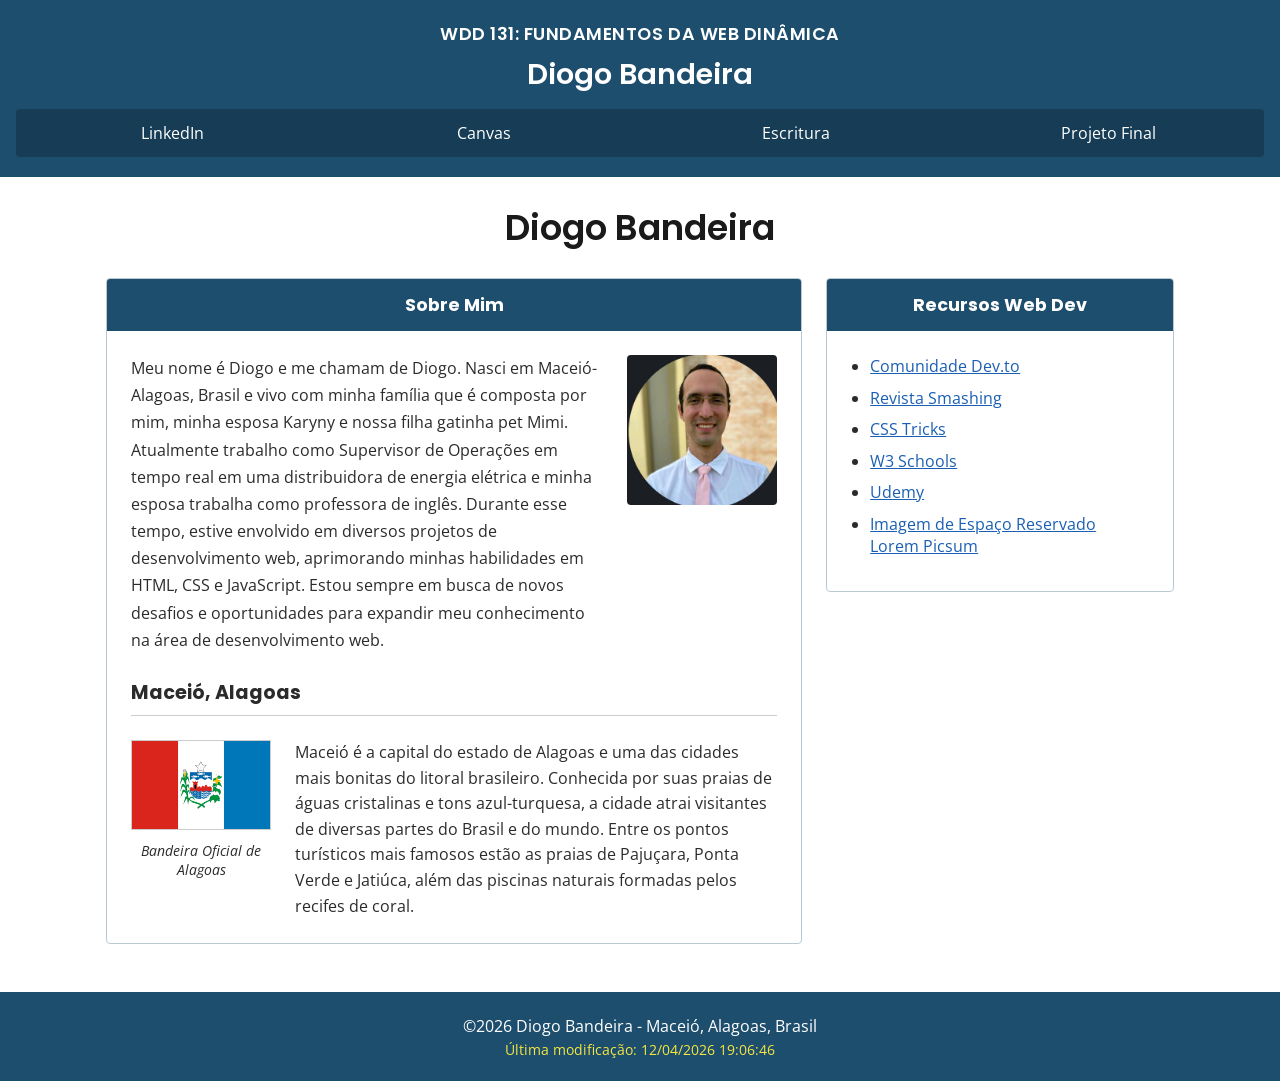
<file: index.html>
<!DOCTYPE html>
<html lang="pt-br">

<head>
    <meta charset="UTF-8">
    <meta name="viewport" content="width=device-width, initial-scale=1.0">
    <title>WDD 131 – Fundamentos da Web Dinâmica - Diogo Bandeira</title>
    <meta name="description" content="WDD 131 – Fundamentos da Web Dinâmica. Página pessoal com informações sobre o autor, sua cidade natal Maceió e recursos de desenvolvimento web.">
    <meta name="author" content="Diogo Bandeira Ramalho">
    <link rel="preconnect" href="https://fonts.googleapis.com">
    <link rel="preconnect" href="https://fonts.gstatic.com" crossorigin>
    <link href="https://fonts.googleapis.com/css2?family=Poppins:wght@500;600;700&family=Open+Sans:wght@400;600&display=swap" rel="stylesheet">
    <link rel="stylesheet" href="estilos/base.css">
    <script src="scripts/obterdatas.js" defer></script>
</head>

<body class="container">
    <header>
        <span id="course-title">WDD 131: Fundamentos da Web Dinâmica</span>
        <p class="header-name">Diogo Bandeira</p>

        <nav>
            <ul>
                <li><a href="https://www.linkedin.com/in/diogo-ramalho-064a88140" target="_blank" rel="noopener">LinkedIn</a></li>
                <li><a href="https://byupw.instructure.com/" target="_blank" rel="noopener">Canvas</a></li>
                <li><a href="https://www.churchofjesuschrist.org/study/scriptures/bofm/ether/12?lang=por" target="_blank" rel="noopener">Escritura</a></li>
                <li><a href="#">Projeto Final</a></li>
            </ul>
        </nav>
    </header>

    <main>
        <h1 class="page-title">Diogo Bandeira</h1>

        <div class="content-wrapper">

            <section class="sobre-mim card">
                <h2 class="section-title">Sobre Mim</h2>
                <div class="section-body">
                    <div class="sobre-texto-foto">
                        <p class="sobre-texto">
                            Meu nome é Diogo e me chamam de Diogo. Nasci em Maceió-Alagoas, Brasil e
                            vivo com minha família que é composta por mim, minha esposa Karyny e nossa filha gatinha pet Mimi. Atualmente trabalho como Supervisor de Operações em tempo real em uma distribuidora de energia elétrica e minha esposa trabalha como professora de inglês.
                            Durante esse tempo, estive envolvido em diversos projetos de desenvolvimento web, aprimorando minhas habilidades em HTML, CSS e JavaScript. Estou sempre em busca de novos desafios e oportunidades para expandir meu conhecimento na área de desenvolvimento web.
                        </p>
                        <img src="imagens/diogo.jpeg" alt="Foto de Diogo Bandeira" class="foto-perfil">
                    </div>

                    <h3 class="cidade-titulo">Maceió, Alagoas</h3>
                    <hr>

                    <div class="maceio-info">
                        <div class="bandeira-container">
                            <img src="imagens/bandeira-alagoas.png" alt="Bandeira Oficial de Alagoas"
                                class="bandeira">
                            <p class="bandeira-legenda">Bandeira Oficial de Alagoas</p>
                        </div>
                        <p class="maceio-texto">
                            Maceió é a capital do estado de Alagoas e uma das cidades mais bonitas do litoral brasileiro. Conhecida por suas praias de águas cristalinas e tons azul-turquesa, a cidade atrai visitantes de diversas partes do Brasil e do mundo. Entre os pontos turísticos mais famosos estão as praias de Pajuçara, Ponta Verde e Jatiúca, além das piscinas naturais formadas pelos recifes de coral.
                        </p>
                    </div>
                </div>
            </section>

            <section class="recursos card">
                <h2 class="section-title">Recursos Web Dev</h2>
                <div class="section-body">
                    <ul class="lista-recursos">
                        <li><a href="#">Comunidade Dev.to</a></li>
                        <li><a href="#">Revista Smashing</a></li>
                        <li><a href="#">CSS Tricks</a></li>
                        <li><a href="#">W3 Schools</a></li>
                        <li><a href="#">Udemy</a></li>
                        <li><a href="#">Imagem de Espaço Reservado Lorem Picsum</a></li>
                    </ul>
                </div>
            </section>

        </div>
    </main>

    <footer>
        <p>&copy;<span id="anoatual"></span> Diogo Bandeira - Maceió, Alagoas, Brasil</p>
        <p id="ultimaModificacao"></p>
    </footer>

</body>

</html>
</file>
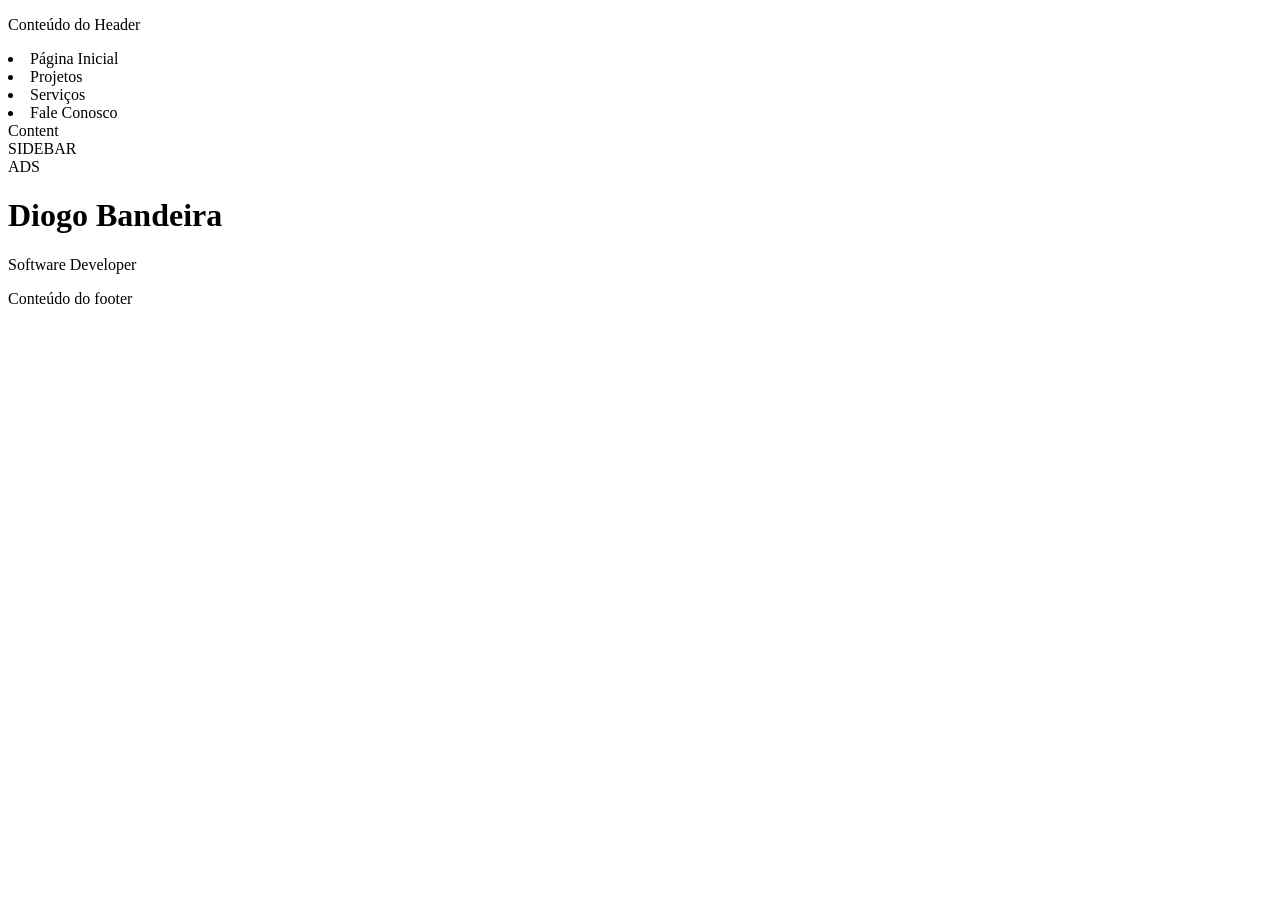
<file: semana01/index.html>
<!DOCTYPE html>
<html lang="en">
<head>
    <meta charset="UTF-8">
    <meta name="viewport" content="width=, initial-scale=1.0">
    <title>Revisão de HTML</title>
</head>
<body class="container">
    <header class="content">
        <p>Conteúdo do Header</p>
        <li>Página Inicial </li>
        <li>Projetos</li>
        <li>Serviços</li>
        <li>Fale Conosco</li>
    </header>
    <div class="content">
        <main class="main">Content</main>
        <aside class="sidebar">SIDEBAR</aside>
        <aside class="ads">ADS</aside>


    </div>
    <h1>Diogo Bandeira</h1>
    <p>Software Developer</p>

    <footer class="footer">
    <p>
        Conteúdo do footer
    </p>


    </footer>
</body>
</html>
</file>
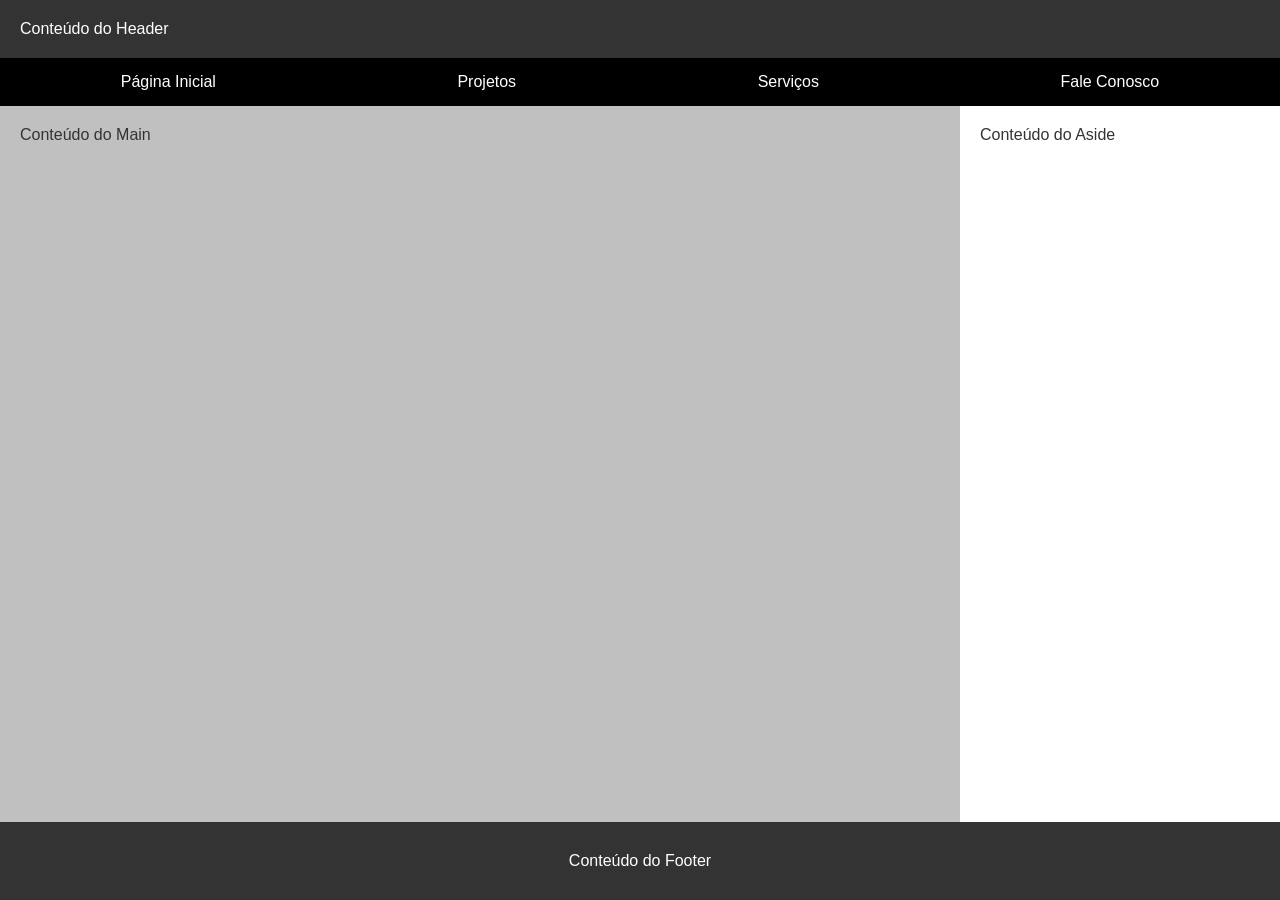
<file: layout-basico.html>
<!DOCTYPE html>
<html lang="pt-br">
<head>
    <meta charset="UTF-8">
    <meta name="viewport" content="width=device-width, initial-scale=1.0">
    <title>Diogo - WDD 131</title>
    <link rel="stylesheet" href="estilos/layout.css">
</head>
<body>
    <header>
        <p>Conteúdo do Header</p>
        <nav>
            <ul>
                <li><a href="#">Página Inicial</a></li>
                <li><a href="#">Projetos</a></li>
                <li><a href="#">Serviços</a></li>
                <li><a href="#">Fale Conosco</a></li>
            </ul>
        </nav>
    </header>
    <main>
        <p>Conteúdo do Main</p>
    </main>
    <aside>
        <p>Conteúdo do Aside</p>
    </aside>
    <footer>
        <p>Conteúdo do Footer</p>
    </footer>
</body>
</html>
</file>
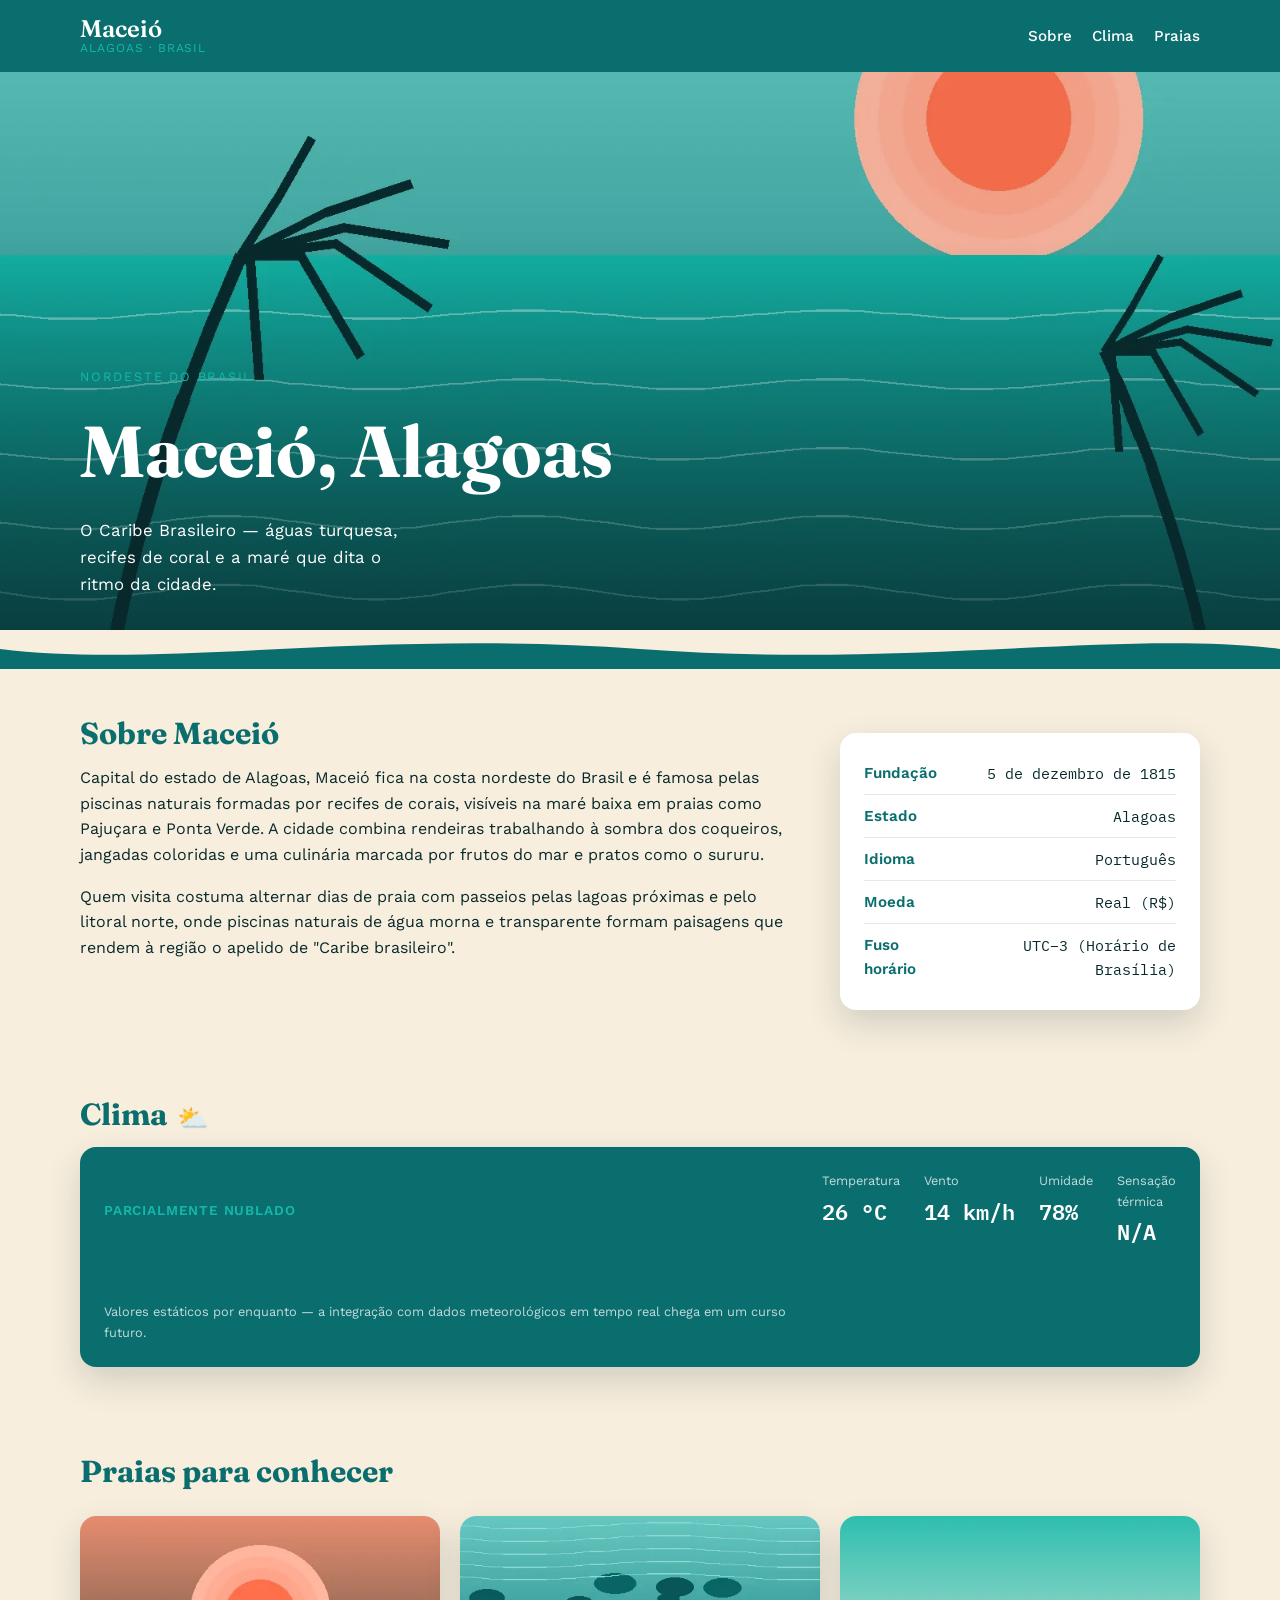
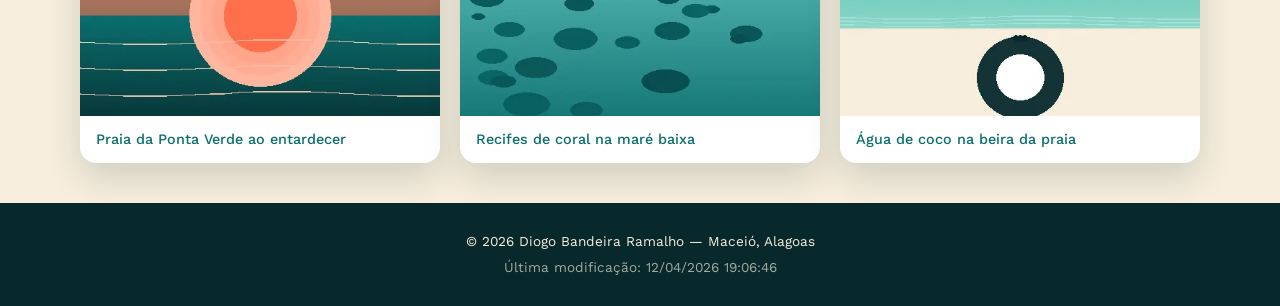
<file: local.html>
<!DOCTYPE html>
<html lang="pt-BR">
<head>
  <meta charset="UTF-8">
  <meta name="viewport" content="width=device-width, initial-scale=1.0">
  <title>Maceió, Alagoas | O Caribe Brasileiro</title>
  <meta name="description" content="Conheça Maceió, Alagoas: praias de águas turquesa, cultura nordestina e o clima atual da capital alagoana.">
  <meta name="author" content="Diogo Bandeira Ramalho">

  <link rel="preconnect" href="https://fonts.googleapis.com">
  <link rel="preconnect" href="https://fonts.gstatic.com" crossorigin>
  <link href="https://fonts.googleapis.com/css2?family=Fraunces:opsz,wght@9..144,500;9..144,600;9..144,700&family=Work+Sans:wght@400;500;600&family=IBM+Plex+Mono:wght@500;600&display=swap" rel="stylesheet">

  <link rel="stylesheet" href="estilos/local.css">
  <script src="scripts/local.js" defer></script>
</head>
<body>

  <header class="cabecalho">
    <div class="cabecalho__conteudo">
      <a href="local.html" class="marca">
        <span class="marca__nome">Maceió</span>
        <span class="marca__estado">Alagoas · Brasil</span>
      </a>
      <nav class="navegacao" aria-label="Navegação principal">
        <ul>
          <li><a href="#sobre">Sobre</a></li>
          <li><a href="#clima">Clima</a></li>
          <li><a href="#praias">Praias</a></li>
        </ul>
      </nav>
    </div>
  </header>

  <main>
    <section class="heroi">
      <picture>
        <source media="(min-width: 1000px)" srcset="imagens/hero-maceio-1600.webp 1600w" sizes="100vw">
        <source media="(min-width: 600px)" srcset="imagens/hero-maceio-1100.webp 1100w" sizes="100vw">
        <img
          src="imagens/hero-maceio-1100.webp"
          srcset="
            imagens/hero-maceio-600.webp 600w,
            imagens/hero-maceio-1100.webp 1100w,
            imagens/hero-maceio-1600.webp 1600w"
          sizes="100vw"
          alt="Ilustração da orla de Maceió, Alagoas, com coqueiros à beira-mar e sol sobre as águas turquesa"
          class="heroi__imagem"
          width="1600" height="1000">
      </picture>
      <div class="heroi__sombra"></div>
      <div class="heroi__texto">
        <p class="heroi__eyebrow">Nordeste do Brasil</p>
        <h1 class="heroi__titulo">Maceió, Alagoas</h1>
        <p class="heroi__legenda">O Caribe Brasileiro — águas turquesa, recifes de coral e a maré que dita o ritmo da cidade.</p>
      </div>
    </section>

    <div class="divisor-onda" aria-hidden="true">
      <svg viewBox="0 0 1200 60" preserveAspectRatio="none">
        <path d="M0,30 C150,60 350,0 600,30 C850,60 1050,0 1200,30 L1200,60 L0,60 Z"></path>
      </svg>
    </div>

    <section id="sobre" class="secao sobre">
      <div class="sobre__texto">
        <h2>Sobre Maceió</h2>
        <p>
          Capital do estado de Alagoas, Maceió fica na costa nordeste do Brasil e é famosa pelas
          piscinas naturais formadas por recifes de corais, visíveis na maré baixa em praias como
          Pajuçara e Ponta Verde. A cidade combina rendeiras trabalhando à sombra dos coqueiros,
          jangadas coloridas e uma culinária marcada por frutos do mar e pratos como o sururu.
        </p>
        <p>
          Quem visita costuma alternar dias de praia com passeios pelas lagoas próximas e pelo
          litoral norte, onde piscinas naturais de água morna e transparente formam paisagens que
          rendem à região o apelido de "Caribe brasileiro".
        </p>
      </div>
      <aside class="sobre__fatos" aria-label="Dados rápidos sobre Maceió">
        <ul class="lista-fatos">
          <li><span class="lista-fatos__rotulo">Fundação</span><span class="lista-fatos__valor">5 de dezembro de 1815</span></li>
          <li><span class="lista-fatos__rotulo">Estado</span><span class="lista-fatos__valor">Alagoas</span></li>
          <li><span class="lista-fatos__rotulo">Idioma</span><span class="lista-fatos__valor">Português</span></li>
          <li><span class="lista-fatos__rotulo">Moeda</span><span class="lista-fatos__valor">Real (R$)</span></li>
          <li><span class="lista-fatos__rotulo">Fuso horário</span><span class="lista-fatos__valor">UTC−3 (Horário de Brasília)</span></li>
        </ul>
      </aside>
    </section>

    <section id="clima" class="secao clima">
      <h2 class="clima__titulo">Clima</h2>
      <img src="imagens/icone-parcial-nublado.svg" alt="Ícone de sol com nuvens, tempo parcialmente nublado" class="clima__icone-mobile" width="48" height="48">

      <div class="cartao-clima">
        <p class="cartao-clima__condicao">Parcialmente nublado</p>
        <dl class="cartao-clima__grade">
          <div class="cartao-clima__item">
            <dt>Temperatura</dt>
            <dd><span id="temperatura-atual">26</span>&nbsp;°C</dd>
          </div>
          <div class="cartao-clima__item">
            <dt>Vento</dt>
            <dd><span id="vento-atual">14</span>&nbsp;km/h</dd>
          </div>
          <div class="cartao-clima__item">
            <dt>Umidade</dt>
            <dd>78%</dd>
          </div>
          <div class="cartao-clima__item">
            <dt>Sensação térmica</dt>
            <dd id="sensacao-termica">—</dd>
          </div>
        </dl>
        <p class="cartao-clima__nota">
          Valores estáticos por enquanto — a integração com dados meteorológicos em tempo real
          chega em um curso futuro.
        </p>
      </div>
    </section>

    <section id="praias" class="secao praias">
      <h2>Praias para conhecer</h2>
      <div class="galeria">
        <figure class="galeria__item">
          <img src="imagens/praia-ponta-verde.webp" alt="Ilustração do sol se pondo sobre o mar na praia de Ponta Verde" loading="lazy" width="500" height="360">
          <figcaption>Praia da Ponta Verde ao entardecer</figcaption>
        </figure>
        <figure class="galeria__item">
          <img src="imagens/recifes-coral.webp" alt="Ilustração dos recifes de coral vistos na maré baixa" loading="lazy" width="500" height="360">
          <figcaption>Recifes de coral na maré baixa</figcaption>
        </figure>
        <figure class="galeria__item">
          <img src="imagens/agua-de-coco.webp" alt="Ilustração de um coco fresco servido na areia da praia" loading="lazy" width="500" height="360">
          <figcaption>Água de coco na beira da praia</figcaption>
        </figure>
      </div>
    </section>
  </main>

  <footer class="rodape">
    <p>&copy; <span id="ano-atual"></span> Diogo Bandeira Ramalho — Maceió, Alagoas</p>
    <p class="rodape__modificacao">Última modificação: <span id="ultima-modificacao"></span></p>
  </footer>

</body>
</html>
</file>
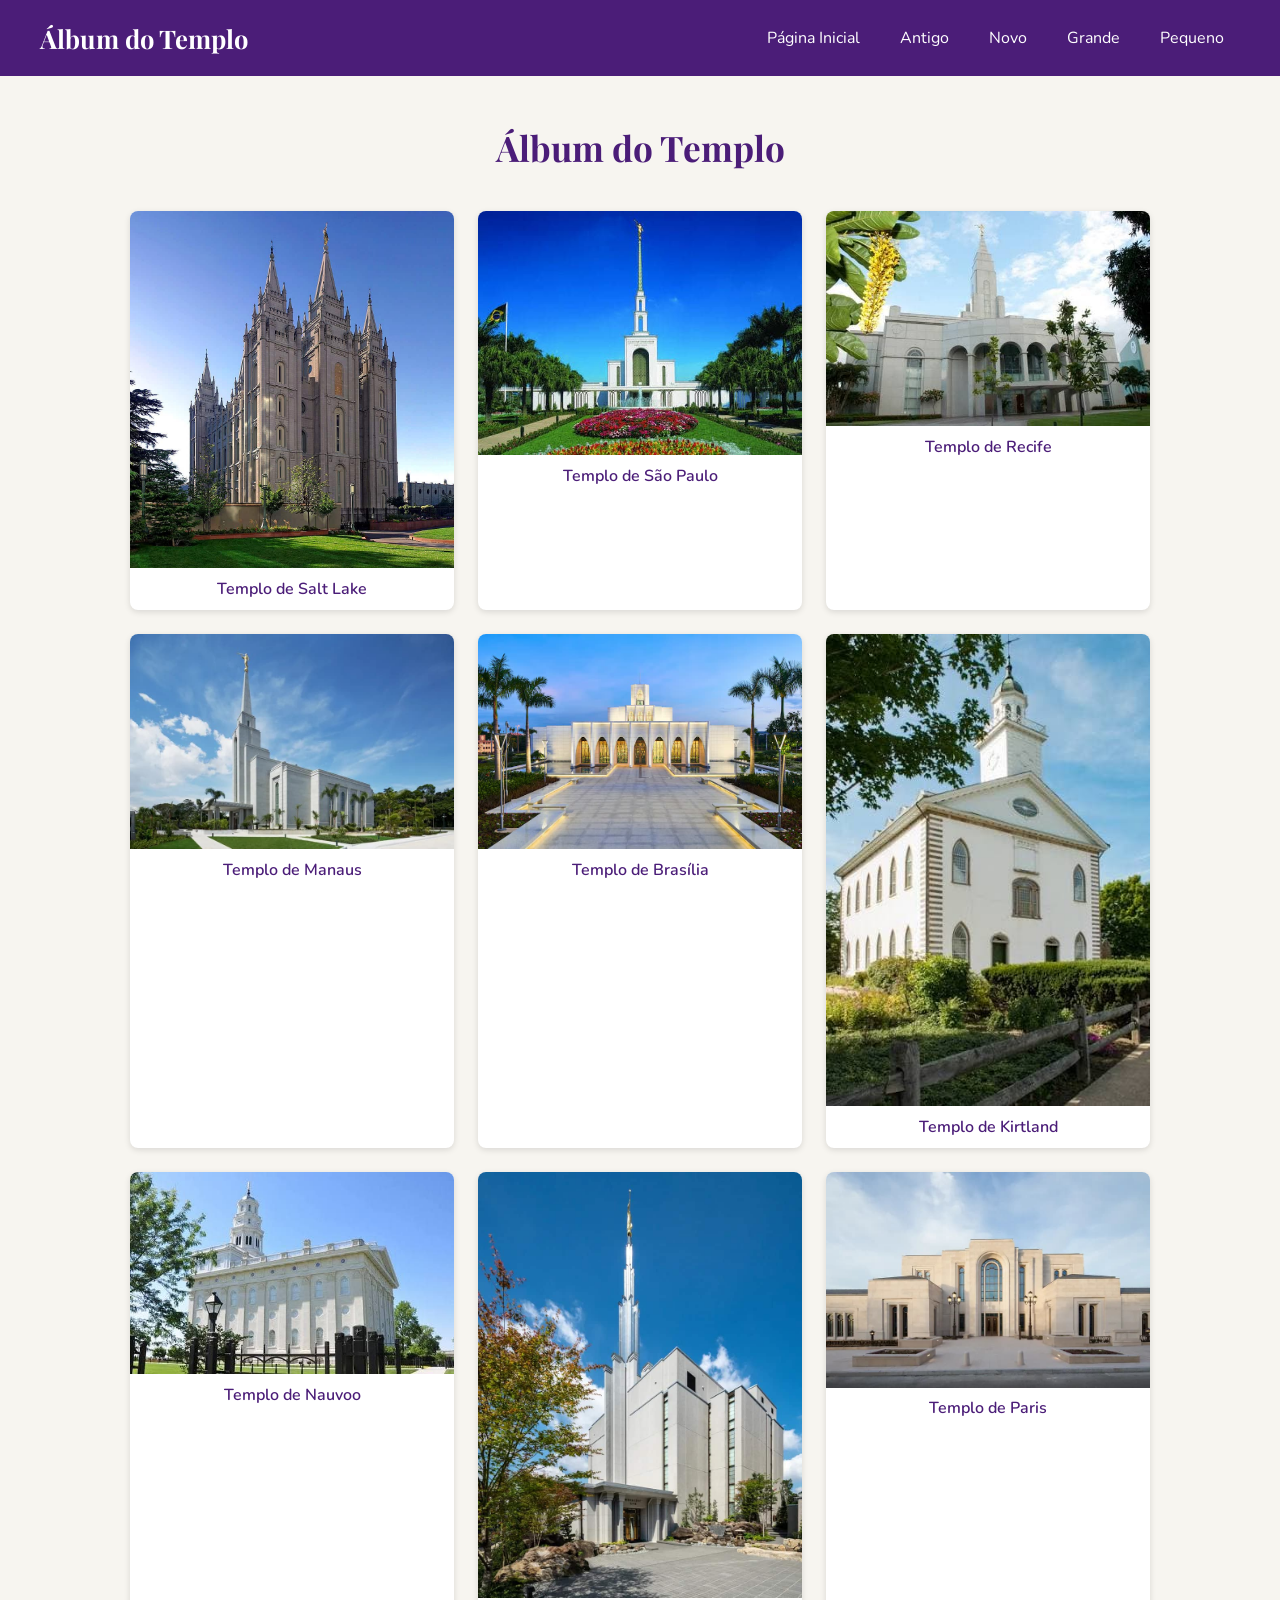
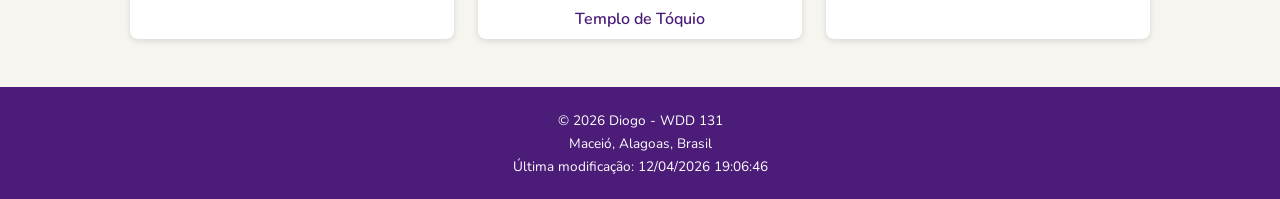
<file: templos.html>
<!DOCTYPE html>
<html lang="pt-BR">
<head>
    <meta charset="UTF-8">
    <meta name="viewport" content="width=device-width, initial-scale=1.0">
    <title>Álbum do Templo</title>
    <meta name="description" content="Álbum de fotos de templos ao redor do mundo e dos meus templo favoritos e que temos aqui no Brasil.">
    <meta name="author" content="Diogo Bandeira Ramalho">

    <link rel="preconnect" href="https://fonts.googleapis.com">
    <link rel="preconnect" href="https://fonts.gstatic.com" crossorigin>
    <link href="https://fonts.googleapis.com/css2?family=Playfair+Display:wght@600;700&family=Nunito:wght@400;600&display=swap" rel="stylesheet">

    <link rel="stylesheet" href="estilos/templos.css">
    <link rel="stylesheet" href="estilos/templos-grande.css" media="screen and (min-width: 768px)">

    <script src="scripts/templos.js" defer></script>
</head>
<body>
    <header>
        <p>Álbum do Templo</p>
        <button id="botao-menu" aria-label="Abrir/fechar menu" aria-expanded="true">✕</button>
        <nav id="nav-principal">
            <a href="index.html">Página Inicial</a>
            <a href="#antigo">Antigo</a>
            <a href="#novo">Novo</a>
            <a href="#grande">Grande</a>
            <a href="#pequeno">Pequeno</a>
        </nav>
    </header>

    <main>
        <h1>Álbum do Templo</h1>

        <figure>
            <img src="imagens/templo-salt-lake.jpg" alt="Templo de Salt Lake" loading="lazy" width="300" height="400">
            <figcaption>Templo de Salt Lake</figcaption>
        </figure>

        <figure>
            <img src="imagens/templo-sao-paulo.jpg" alt="Templo de São Paulo" loading="lazy" width="300" height="400">
            <figcaption>Templo de São Paulo</figcaption>
        </figure>

        <figure>
            <img src="imagens/templo-recife.jpg" alt="Templo de Recife" loading="lazy" width="300" height="400">
            <figcaption>Templo de Recife</figcaption>
        </figure>

        <figure>
            <img src="imagens/templo-manaus.jpg" alt="Templo de Manaus" loading="lazy" width="300" height="400">
            <figcaption>Templo de Manaus</figcaption>
        </figure>

        <figure>
            <img src="imagens/templo-brasilia.jpg" alt="Templo de Brasília" loading="lazy" width="300" height="400">
            <figcaption>Templo de Brasília</figcaption>
        </figure>

        <figure>
            <img src="imagens/templo-kirtland.jpg" alt="Templo de Kirtland" loading="lazy" width="300" height="400">
            <figcaption>Templo de Kirtland</figcaption>
        </figure>

        <figure>
            <img src="imagens/templo-nauvoo.jpg" alt="Templo de Nauvoo" loading="lazy" width="300" height="400">
            <figcaption>Templo de Nauvoo</figcaption>
        </figure>

        <figure>
            <img src="imagens/templo-toquio.jpg" alt="Templo de Tóquio" loading="lazy" width="300" height="400">
            <figcaption>Templo de Tóquio</figcaption>
        </figure>

        <figure>
            <img src="imagens/templo-paris.jpg" alt="Templo de Paris" loading="lazy" width="300" height="400">
            <figcaption>Templo de Paris</figcaption>
        </figure>
    </main>

    <footer>
        <p>&copy; <span id="ano"></span> Diogo - WDD 131</p>
        <p>Maceió, Alagoas, Brasil</p>
        <p>Última modificação: <span id="ultimaModificacao"></span></p>
    </footer>
</body>
</html>
</file>
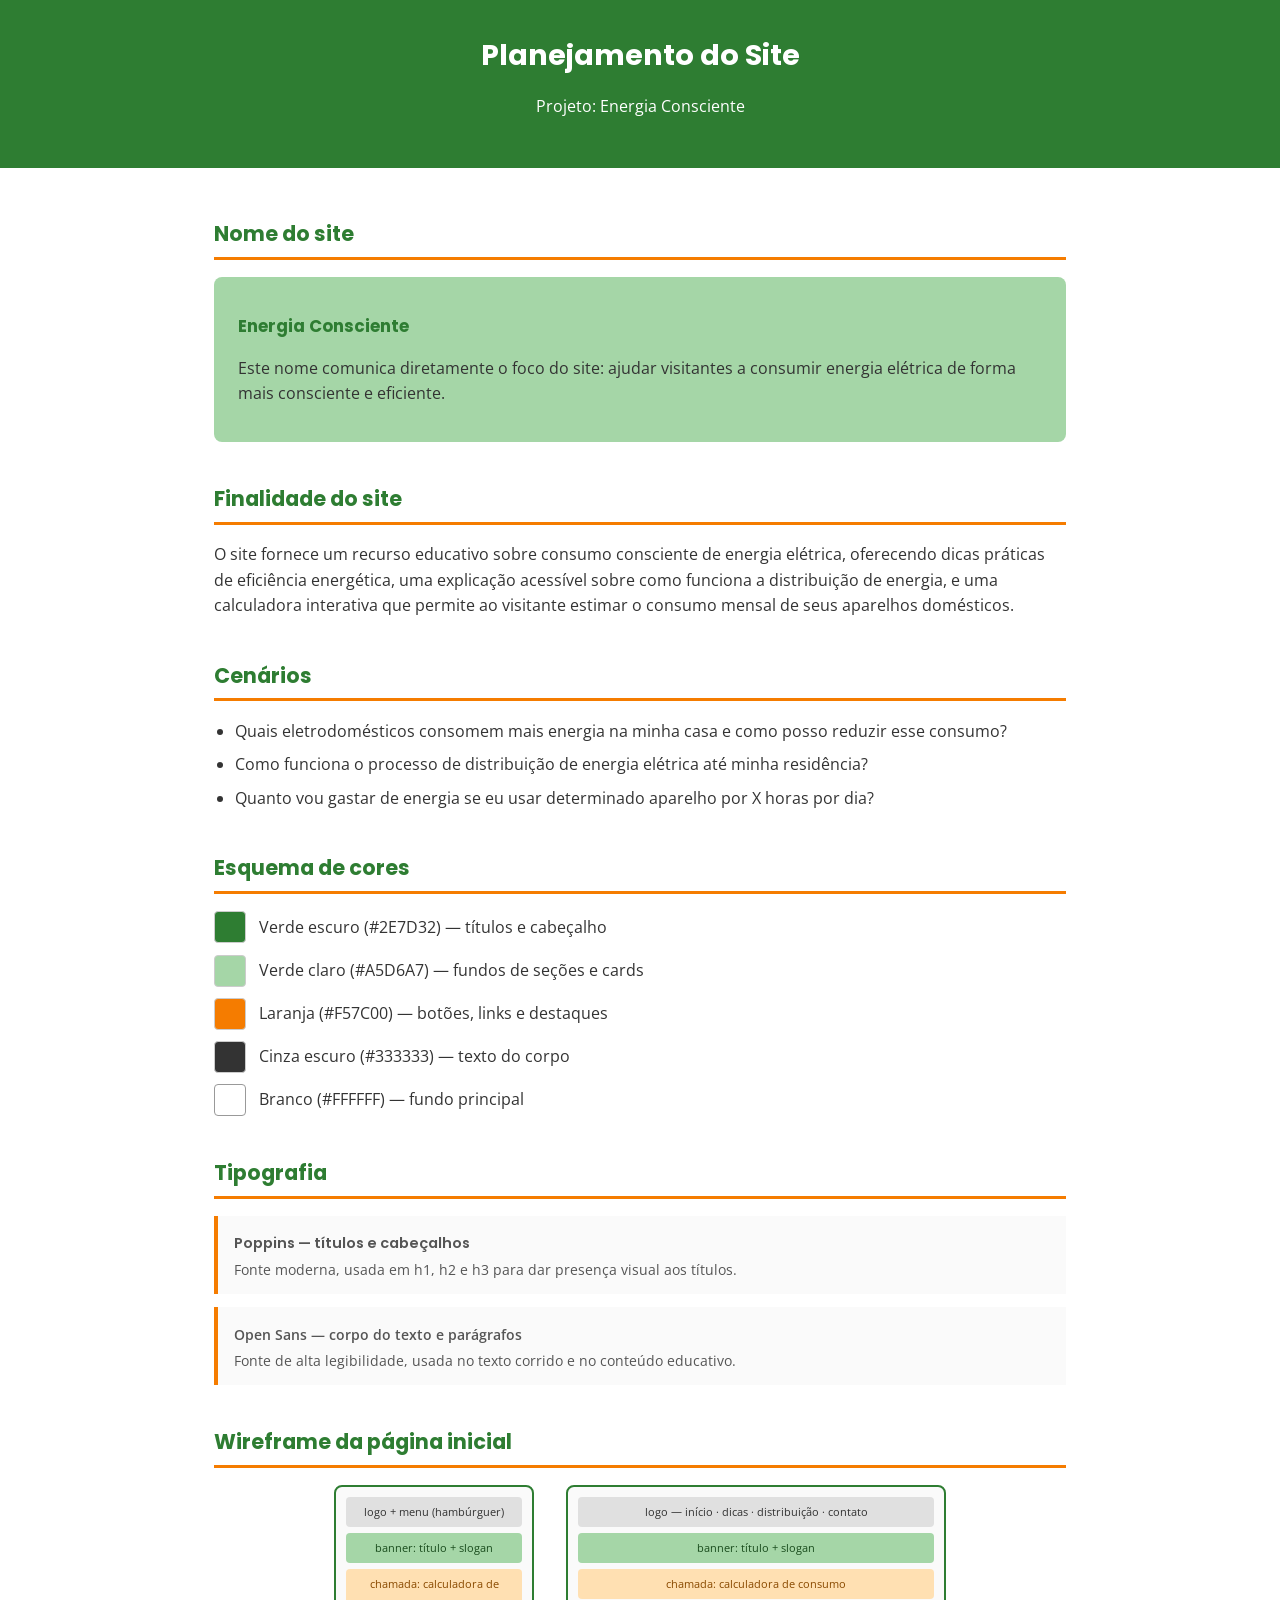
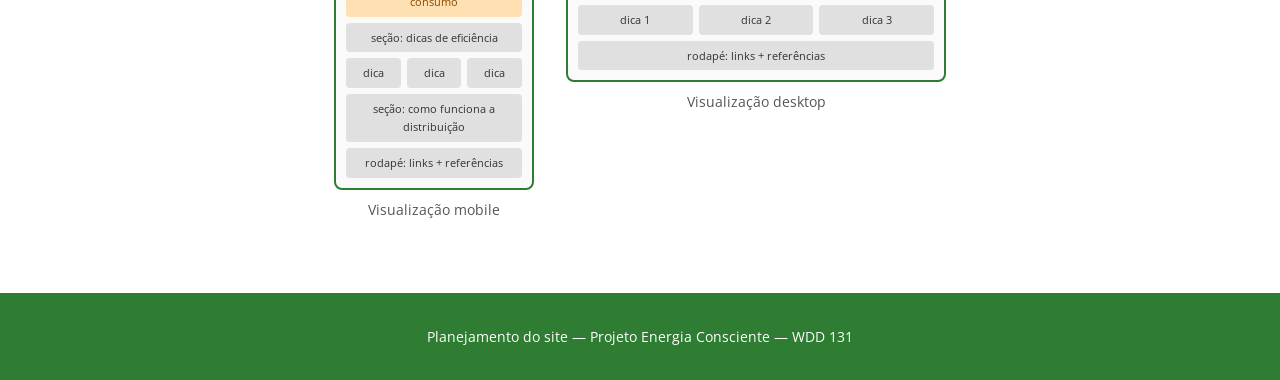
<file: projeto/planejamentodosite.html>
<!DOCTYPE html>
<html lang="pt-BR">
<head>
  <meta charset="UTF-8">
  <meta name="viewport" content="width=device-width, initial-scale=1.0">
  <title>Planejamento do Site - Energia Consciente</title>
  <link rel="preconnect" href="https://fonts.googleapis.com">
  <link href="https://fonts.googleapis.com/css2?family=Poppins:wght@500;600&family=Open+Sans:wght@400;600&display=swap" rel="stylesheet">
  <style>
    :root {
      --verde-escuro: #2E7D32;
      --verde-claro: #A5D6A7;
      --laranja: #F57C00;
      --cinza-texto: #333333;
      --branco: #FFFFFF;
      --font-titulo: 'Poppins', sans-serif;
      --font-corpo: 'Open Sans', sans-serif;
    }

    * {
      box-sizing: border-box;
    }

    body {
      font-family: var(--font-corpo);
      color: var(--cinza-texto);
      background-color: var(--branco);
      margin: 0;
      line-height: 1.6;
    }

    header {
      background-color: var(--verde-escuro);
      color: var(--branco);
      padding: 2rem 1.5rem;
      text-align: center;
    }

    header h1 {
      font-family: var(--font-titulo);
      margin: 0 0 0.5rem 0;
      font-size: 1.8rem;
    }

    main {
      max-width: 900px;
      margin: 0 auto;
      padding: 2rem 1.5rem;
    }

    section {
      margin-bottom: 2.5rem;
    }

    h2 {
      font-family: var(--font-titulo);
      color: var(--verde-escuro);
      border-bottom: 3px solid var(--laranja);
      padding-bottom: 0.4rem;
      font-size: 1.3rem;
    }

    h3 {
      font-family: var(--font-titulo);
      font-size: 1.05rem;
      color: var(--verde-escuro);
      margin-bottom: 0.3rem;
    }

    .card {
      background-color: var(--verde-claro);
      border-radius: 8px;
      padding: 1.2rem 1.5rem;
      margin-bottom: 1rem;
    }

    ul {
      padding-left: 1.3rem;
    }

    li {
      margin-bottom: 0.5rem;
    }

    .cores-lista {
      list-style: none;
      padding: 0;
      display: flex;
      flex-direction: column;
      gap: 0.7rem;
    }

    .cores-lista li {
      display: flex;
      align-items: center;
      gap: 0.8rem;
      margin-bottom: 0;
    }

    .amostra-cor {
      width: 32px;
      height: 32px;
      border-radius: 4px;
      border: 1px solid #ccc;
      flex-shrink: 0;
    }

    .fonte-exemplo {
      padding: 0.8rem 1rem;
      border-left: 4px solid var(--laranja);
      background-color: #FAFAFA;
      margin-bottom: 0.8rem;
    }

    .fonte-exemplo p {
      margin: 0.2rem 0 0 0;
      color: #555;
      font-size: 0.9rem;
    }

    .titulo-poppins {
      font-family: var(--font-titulo);
      font-weight: 600;
      font-size: 1.3rem;
      color: var(--verde-escuro);
    }

    .corpo-opensans {
      font-family: var(--font-corpo);
      font-size: 1rem;
    }

    .wireframes {
      display: flex;
      flex-wrap: wrap;
      gap: 2rem;
      justify-content: center;
      margin-top: 1rem;
    }

    figure {
      margin: 0;
      text-align: center;
    }

    figcaption {
      font-size: 0.9rem;
      color: #555;
      margin-top: 0.5rem;
    }

    .frame-mobile, .frame-desktop {
      border: 2px solid var(--verde-escuro);
      border-radius: 8px;
      background-color: #FAFAFA;
      display: flex;
      flex-direction: column;
      gap: 6px;
      padding: 10px;
    }

    .frame-mobile {
      width: 200px;
    }

    .frame-desktop {
      width: 380px;
    }

    .bloco {
      background-color: var(--verde-claro);
      border-radius: 4px;
      font-size: 0.7rem;
      padding: 6px;
      text-align: center;
      color: #1B4D1E;
    }

    .bloco.destaque {
      background-color: #FFE0B2;
      color: #8A4A00;
    }

    .bloco.neutro {
      background-color: #E0E0E0;
      color: #333;
    }

    .linha-3col {
      display: flex;
      gap: 6px;
    }

    .linha-3col .bloco {
      flex: 1;
    }

    footer {
      background-color: var(--verde-escuro);
      color: var(--branco);
      text-align: center;
      padding: 1.2rem;
      font-size: 0.85rem;
    }

    footer a {
      color: var(--verde-claro);
    }
  </style>
</head>
<body>

  <header>
    <h1>Planejamento do Site</h1>
    <p>Projeto: Energia Consciente</p>
  </header>

  <main>

    <section id="nome-do-site">
      <h2>Nome do site</h2>
      <div class="card">
        <h3>Energia Consciente</h3>
        <p>Este nome comunica diretamente o foco do site: ajudar visitantes a consumir energia elétrica de forma mais consciente e eficiente.</p>
      </div>
    </section>

    <section id="finalidade-do-site">
      <h2>Finalidade do site</h2>
      <p>O site fornece um recurso educativo sobre consumo consciente de energia elétrica, oferecendo dicas práticas de eficiência energética, uma explicação acessível sobre como funciona a distribuição de energia, e uma calculadora interativa que permite ao visitante estimar o consumo mensal de seus aparelhos domésticos.</p>
    </section>

    <section id="cenarios">
      <h2>Cenários</h2>
      <ul>
        <li>Quais eletrodomésticos consomem mais energia na minha casa e como posso reduzir esse consumo?</li>
        <li>Como funciona o processo de distribuição de energia elétrica até minha residência?</li>
        <li>Quanto vou gastar de energia se eu usar determinado aparelho por X horas por dia?</li>
      </ul>
    </section>

    <section id="esquema-de-cores">
      <h2>Esquema de cores</h2>
      <ul class="cores-lista">
        <li><span class="amostra-cor" style="background-color:#2E7D32;"></span> Verde escuro (#2E7D32) — títulos e cabeçalho</li>
        <li><span class="amostra-cor" style="background-color:#A5D6A7;"></span> Verde claro (#A5D6A7) — fundos de seções e cards</li>
        <li><span class="amostra-cor" style="background-color:#F57C00;"></span> Laranja (#F57C00) — botões, links e destaques</li>
        <li><span class="amostra-cor" style="background-color:#333333;"></span> Cinza escuro (#333333) — texto do corpo</li>
        <li><span class="amostra-cor" style="background-color:#FFFFFF; border:1px solid #999;"></span> Branco (#FFFFFF) — fundo principal</li>
      </ul>
    </section>

    <section id="tipografia">
      <h2>Tipografia</h2>
      <div class="fonte-exemplo">
        <p class="titulo-poppins">Poppins — títulos e cabeçalhos</p>
        <p>Fonte moderna, usada em h1, h2 e h3 para dar presença visual aos títulos.</p>
      </div>
      <div class="fonte-exemplo">
        <p class="corpo-opensans" style="font-weight:600;">Open Sans — corpo do texto e parágrafos</p>
        <p>Fonte de alta legibilidade, usada no texto corrido e no conteúdo educativo.</p>
      </div>
    </section>

    <section id="wireframe">
      <h2>Wireframe da página inicial</h2>
      <div class="wireframes">

        <figure>
          <div class="frame-mobile">
            <div class="bloco neutro">logo + menu (hambúrguer)</div>
            <div class="bloco">banner: título + slogan</div>
            <div class="bloco destaque">chamada: calculadora de consumo</div>
            <div class="bloco neutro">seção: dicas de eficiência</div>
            <div class="linha-3col">
              <div class="bloco neutro">dica</div>
              <div class="bloco neutro">dica</div>
              <div class="bloco neutro">dica</div>
            </div>
            <div class="bloco neutro">seção: como funciona a distribuição</div>
            <div class="bloco neutro">rodapé: links + referências</div>
          </div>
          <figcaption>Visualização mobile</figcaption>
        </figure>

        <figure>
          <div class="frame-desktop">
            <div class="bloco neutro">logo — início · dicas · distribuição · contato</div>
            <div class="bloco">banner: título + slogan</div>
            <div class="bloco destaque">chamada: calculadora de consumo</div>
            <div class="linha-3col">
              <div class="bloco neutro">dica 1</div>
              <div class="bloco neutro">dica 2</div>
              <div class="bloco neutro">dica 3</div>
            </div>
            <div class="bloco neutro">rodapé: links + referências</div>
          </div>
          <figcaption>Visualização desktop</figcaption>
        </figure>

      </div>
    </section>

  </main>

  <footer>
    <p>Planejamento do site &mdash; Projeto Energia Consciente &mdash; WDD 131</p>
  </footer>

</body>
</html>
</file>
<file: estilos/base.css>
/* ===== Reset básico ===== */
* {
  margin: 0;
  padding: 0;
  box-sizing: border-box;
}

body {
  font-family: 'Open Sans', 'Segoe UI', Verdana, sans-serif;
  color: #2b2b2b;
  background-color: #ffffff;
}

h1, h2, h3, h4,
#course-title {
  font-family: 'Poppins', 'Trebuchet MS', sans-serif;
}

/* ===== Cabeçalho ===== */
header {
  background-color: #1d4e6d;
  color: #ffffff;
  text-align: center;
  padding: 1.3rem 1rem;
}

#course-title {
  display: block;
  font-size: 1.1rem;
  font-weight: 600;
  letter-spacing: 0.03em;
  text-transform: uppercase;
  margin-bottom: 0.4rem;
}

.header-name {
  font-size: 1.8rem;
  font-weight: 600;
  font-family: 'Poppins', 'Trebuchet MS', sans-serif;
}

/* ===== Navegação ===== */
nav {
  background-color: #163d55;
  margin-top: 0.8rem;
  border-radius: 4px;
}

nav ul {
  list-style: none;
  display: flex;
  justify-content: space-evenly;
  flex-wrap: wrap;
}

nav ul li {
  flex: 1;
}

nav ul li a {
  display: block;
  padding: 0.8rem;
  color: #ffffff;
  text-decoration: none;
  font-size: 1rem;
  text-align: center;
  transition: background-color 0.25s ease, color 0.25s ease;
}

nav ul li a:hover,
nav ul li a:focus {
  background-color: #7fc6e0;
  color: #163d55;
}

/* ===== Main ===== */
main {
  max-width: 1100px;
  margin: 0 auto;
  padding: 1.5rem 1rem 3rem;
}

.page-title {
  text-align: center;
  font-size: 2.2rem;
  font-weight: 600;
  margin-bottom: 1.5rem;
  color: #1a1a1a;
}

/* ===== Layout de duas colunas (Grid) ===== */
.content-wrapper {
  display: grid;
  grid-template-columns: 2fr 1fr;
  gap: 1.5rem;
  align-items: start;
}

/* ===== Cards (Sobre Mim / Recursos Web Dev) ===== */
.card {
  border: 1px solid #b9c9d4;
  border-radius: 4px;
  overflow: hidden;
}

.section-title {
  background-color: #1d4e6d;
  color: #ffffff;
  text-align: center;
  padding: 0.8rem;
  font-size: 1.1rem;
}

.section-body {
  padding: 1.5rem;
}

/* ===== Sobre Mim ===== */
.sobre-texto-foto {
  display: flex;
  gap: 1.5rem;
  align-items: flex-start;
  margin-bottom: 1.5rem;
}

.sobre-texto {
  flex: 1;
  line-height: 1.7;
}

.foto-perfil {
  width: 150px;
  height: 150px;
  object-fit: cover;
  border-radius: 4px;
  flex-shrink: 0;
}

.cidade-titulo {
  font-size: 1.2rem;
  margin-bottom: 0.5rem;
}

hr {
  border: none;
  border-top: 1px solid #ccc;
  margin-bottom: 1.5rem;
}

.maceio-info {
  display: flex;
  gap: 1.5rem;
  align-items: flex-start;
}

.bandeira-container {
  flex-shrink: 0;
  text-align: center;
  width: 140px;
}

.bandeira {
  width: 140px;
  height: 90px;
  object-fit: cover;
  border: 1px solid #ccc;
}

.bandeira-legenda {
  font-style: italic;
  font-size: 0.85rem;
  margin-top: 0.4rem;
}

.maceio-texto {
  flex: 1;
  line-height: 1.6;
}

/* ===== Recursos Web Dev ===== */
.lista-recursos {
  list-style: disc;
  padding-left: 1.2rem;
}

.lista-recursos li {
  margin-bottom: 0.6rem;
}

.lista-recursos a {
  color: #1a5fb4;
  text-decoration: underline;
}

.lista-recursos a:hover {
  color: #0d3d75;
}

/* ===== Rodapé ===== */
footer {
  background-color: #1d4e6d;
  color: #ffffff;
  text-align: center;
  padding: 1.2rem;
}

footer p {
  margin: 0.2rem 0;
}

footer p:last-child {
  color: #f5e642;
  font-size: 0.9rem;
}

/* ===== Responsivo ===== */
@media (max-width: 768px) {
  .content-wrapper {
    grid-template-columns: 1fr;
  }

  .sobre-texto-foto {
    flex-direction: column;
    align-items: center;
    text-align: center;
  }

  .maceio-info {
    flex-direction: column;
    align-items: center;
    text-align: center;
  }

  nav ul {
    flex-direction: column;
    text-align: center;
  }
}
</file>
<file: estilos/layout.css>
* {
  margin: 0;
  padding: 0;
  box-sizing: border-box;
}

body {
  font-family: Arial, Helvetica, sans-serif;
  color: #ffffff;
  min-height: 100vh;

  
  display: grid;
  grid-template-columns: 3fr 1fr;
    grid-template-rows: auto 1fr auto;
  grid-template-areas:
    "header header"
    "main   aside"
    "footer footer";
}


header {
  grid-area: header;
}

main {
  grid-area: main;
}

aside {
  grid-area: aside;
}

footer {
  grid-area: footer;
}


header {
  background-color: #333333;
  padding: 20px;
}

header > p {
  margin-bottom: 20px;
}


nav {
  background-color: #000000;
  margin: 0 -20px -20px -20px;
}

nav ul {
  list-style: none;
  display: flex;
  justify-content: space-around;
  padding: 15px 0;
}

nav a {
  color: #ffffff;
  text-decoration: none;
}

nav a:hover {
  text-decoration: underline;
}

main {
  background-color: #c0c0c0;
  color: #333333;
  padding: 20px;
}

aside {
  background-color: #ffffff;
  color: #333333;
  padding: 20px;
}


footer {
  background-color: #333333;
  text-align: center;
  padding: 30px 0;
}
</file>
<file: estilos/local.css>
/* ===== Variáveis globais ===== */
:root {
  --cor-oceano: #0b6e6e;
  --cor-turquesa: #14b8aa;
  --cor-areia: #f7eedd;
  --cor-coral: #ff6f4c;
  --cor-tinta: #08292c;
  --cor-branco: #ffffff;

  --fonte-display: "Fraunces", Georgia, serif;
  --fonte-corpo: "Work Sans", system-ui, sans-serif;
  --fonte-dados: "IBM Plex Mono", "Courier New", monospace;

  --raio: 16px;
  --sombra: 0 14px 34px rgba(8, 41, 44, 0.16);
  --largura-maxima: 1160px;
}

/* ===== Reset básico ===== */
* {
  box-sizing: border-box;
}

body {
  margin: 0;
  font-family: var(--fonte-corpo);
  color: var(--cor-tinta);
  background-color: var(--cor-areia);
  line-height: 1.6;
}

img {
  max-width: 100%;
  display: block;
}

h1, h2 {
  font-family: var(--fonte-display);
  margin: 0 0 0.5rem;
}

a {
  color: inherit;
}

ul {
  list-style: none;
  margin: 0;
  padding: 0;
}

/* ===== Cabeçalho ===== */
.cabecalho {
  background-color: var(--cor-oceano);
  color: var(--cor-branco);
}

.cabecalho__conteudo {
  max-width: var(--largura-maxima);
  margin: 0 auto;
  padding: 1rem 1.25rem;
  display: flex;
  align-items: center;
  justify-content: space-between;
  flex-wrap: wrap;
  gap: 0.75rem;
}

.marca {
  text-decoration: none;
  color: var(--cor-branco);
  display: flex;
  flex-direction: column;
  line-height: 1.1;
}

.marca__nome {
  font-family: var(--fonte-display);
  font-size: 1.5rem;
  font-weight: 600;
}

.marca__estado {
  font-size: 0.75rem;
  letter-spacing: 0.08em;
  text-transform: uppercase;
  color: var(--cor-turquesa);
}

.navegacao ul {
  display: flex;
  gap: 1.25rem;
}

.navegacao a {
  text-decoration: none;
  font-weight: 500;
  font-size: 0.95rem;
  border-bottom: 2px solid transparent;
  padding-bottom: 0.15rem;
  transition: border-color 0.2s ease;
}

.navegacao a:hover,
.navegacao a:focus-visible {
  border-color: var(--cor-coral);
}

/* ===== Herói ===== */
.heroi {
  position: relative;
  min-height: 62vh;
  display: flex;
  align-items: flex-end;
  overflow: hidden;
}

.heroi__imagem {
  position: absolute;
  inset: 0;
  width: 100%;
  height: 100%;
  object-fit: cover;
}

.heroi__sombra {
  position: absolute;
  inset: 0;
  background: linear-gradient(180deg, rgba(8, 41, 44, 0.05) 30%, rgba(8, 41, 44, 0.75) 100%);
}

.heroi__texto {
  position: relative;
  color: var(--cor-branco);
  padding: 2rem 1.25rem;
  max-width: var(--largura-maxima);
  margin: 0 auto;
  width: 100%;
}

.heroi__eyebrow {
  text-transform: uppercase;
  letter-spacing: 0.14em;
  font-size: 0.8rem;
  color: var(--cor-turquesa);
  margin: 0 0 0.4rem;
}

.heroi__titulo {
  font-size: clamp(2.5rem, 8vw, 4.5rem);
  margin: 0 0 0.5rem;
}

.heroi__legenda {
  max-width: 34ch;
  font-size: 1.05rem;
  margin: 0;
}


.divisor-onda {
  line-height: 0;
  background-color: var(--cor-areia);
  margin-top: -1px;
}

.divisor-onda svg {
  width: 100%;
  height: 40px;
  display: block;
}

.divisor-onda path {
  fill: var(--cor-oceano);
}

/* ===== Seções gerais ===== */
.secao {
  max-width: var(--largura-maxima);
  margin: 0 auto;
  padding: 2.5rem 1.25rem;
}

.secao h2 {
  font-size: 1.9rem;
  color: var(--cor-oceano);
}

/* ===== Sobre ===== */
.sobre__texto p {
  margin: 0 0 1rem;
}

.sobre__fatos {
  margin-top: 1.5rem;
  background-color: var(--cor-branco);
  border-radius: var(--raio);
  box-shadow: var(--sombra);
  padding: 1.25rem 1.5rem;
}

.lista-fatos li {
  display: flex;
  justify-content: space-between;
  gap: 1rem;
  padding: 0.55rem 0;
  border-bottom: 1px solid rgba(8, 41, 44, 0.1);
  font-size: 0.95rem;
}

.lista-fatos li:last-child {
  border-bottom: none;
}

.lista-fatos__rotulo {
  color: var(--cor-oceano);
  font-weight: 600;
}

.lista-fatos__valor {
  font-family: var(--fonte-dados);
  text-align: right;
}

/* ===== Clima ===== */
.clima__titulo {
  display: inline-block;
}

.clima__titulo::after {
  content: "";
}

.clima__icone-mobile {
  margin-bottom: 1rem;
}

.cartao-clima {
  background-color: var(--cor-oceano);
  color: var(--cor-branco);
  border-radius: var(--raio);
  padding: 1.5rem;
  box-shadow: var(--sombra);
}

.cartao-clima__condicao {
  margin: 0 0 1rem;
  font-weight: 600;
  color: var(--cor-turquesa);
  text-transform: uppercase;
  letter-spacing: 0.06em;
  font-size: 0.85rem;
}

.cartao-clima__grade {
  display: grid;
  grid-template-columns: repeat(2, 1fr);
  gap: 1rem 1.5rem;
  margin: 0;
}

.cartao-clima__item dt {
  font-size: 0.8rem;
  color: rgba(255, 255, 255, 0.75);
  margin-bottom: 0.15rem;
}

.cartao-clima__item dd {
  margin: 0;
  font-family: var(--fonte-dados);
  font-size: 1.4rem;
  font-weight: 600;
}

.cartao-clima__nota {
  margin: 1.25rem 0 0;
  font-size: 0.8rem;
  color: rgba(255, 255, 255, 0.75);
}

/* ===== Galeria de praias ===== */
.galeria {
  display: grid;
  grid-template-columns: 1fr;
  gap: 1.25rem;
  margin-top: 1.25rem;
}

.galeria__item {
  margin: 0;
  background-color: var(--cor-branco);
  border-radius: var(--raio);
  overflow: hidden;
  box-shadow: var(--sombra);
}

.galeria__item img {
  width: 100%;
  height: 200px;
  object-fit: cover;
}

.galeria__item figcaption {
  padding: 0.75rem 1rem;
  font-size: 0.9rem;
  color: var(--cor-oceano);
  font-weight: 500;
}

/* ===== Rodapé ===== */
.rodape {
  background-color: var(--cor-tinta);
  color: var(--cor-areia);
  text-align: center;
  padding: 1.5rem 1.25rem;
  font-size: 0.85rem;
}

.rodape p {
  margin: 0.25rem 0;
}

.rodape__modificacao {
  color: rgba(247, 238, 221, 0.65);
}

/* ===== Consulta de mídia: tablet ===== */
@media (min-width: 700px) {
  .galeria {
    grid-template-columns: repeat(2, 1fr);
  }
}

/* ===== Consulta de mídia: visualização ampla ===== */
@media (min-width: 1000px) {
  .sobre {
    display: grid;
    grid-template-columns: 2fr 1fr;
    gap: 2.5rem;
    align-items: start;
  }

  .cartao-clima {
    display: grid;
    grid-template-columns: auto 1fr;
    gap: 2rem;
    align-items: center;
  }

  .cartao-clima__condicao {
    margin: 0;
  }

  .cartao-clima__grade {
    grid-template-columns: repeat(4, 1fr);
  }

  .galeria {
    grid-template-columns: repeat(3, 1fr);
  }

 
  .clima__titulo::after {
    content: "\26C5";
    margin-left: 0.6rem;
    font-size: 1.6rem;
    vertical-align: middle;
  }

  .clima__icone-mobile {
    display: none;
  }
}
</file>
<file: estilos/templos.css>
/* templos.css - estilos base (mobile first) */

:root {
    --cor-principal: #4b1d78;
    --cor-principal-escura: #34124f;
    --cor-destaque: #d6a44a;
    --cor-texto: #262626;
    --cor-fundo: #f7f5f0;
    --cor-cartao: #ffffff;
    --fonte-titulo: 'Playfair Display', Georgia, serif;
    --fonte-corpo: 'Nunito', Arial, sans-serif;
}

* {
    box-sizing: border-box;
}

body {
    margin: 0;
    font-family: var(--fonte-corpo);
    color: var(--cor-texto);
    background-color: var(--cor-fundo);
}

/* ---------- Header / Navegação ---------- */

header {
    background-color: var(--cor-principal);
    color: #fff;
    padding: 1rem 1.5rem;
    display: flex;
    align-items: center;
    justify-content: space-between;
    flex-wrap: wrap;
}

header p {
    margin: 0;
    font-family: var(--fonte-titulo);
    font-size: 1.6rem;
    font-weight: 700;
}

#botao-menu {
    background: none;
    border: none;
    color: #fff;
    font-size: 1.8rem;
    line-height: 1;
    cursor: pointer;
    padding: 0.25rem 0.5rem;
}

nav {
    display: flex;
    flex-direction: column;
    align-items: center;
    gap: 0.5rem;
    width: 100%;
    margin-top: 1rem;
}

nav.oculto {
    display: none;
}

nav a {
    color: #fff;
    text-decoration: none;
    padding: 0.5rem;
    width: 100%;
    text-align: center;
    border-radius: 4px;
    transition: background-color 0.2s ease, color 0.2s ease;
}

nav a:hover {
    background-color: var(--cor-destaque);
    color: var(--cor-principal-escura);
}

/* ---------- Main ---------- */

main {
    max-width: 1100px;
    margin: 0 auto;
    padding: 2rem 1.5rem;
    display: grid;
    grid-template-columns: 1fr;
    gap: 1.5rem;
}

main h1 {
    font-family: var(--fonte-titulo);
    text-align: center;
    color: var(--cor-principal);
    margin: 0 0 0.5rem 0;
    grid-column: 1 / -1;
}

figure {
    margin: 0;
    background-color: var(--cor-cartao);
    border-radius: 8px;
    overflow: hidden;
    box-shadow: 0 2px 6px rgba(0, 0, 0, 0.12);
    text-align: center;
    transition: transform 0.2s ease, box-shadow 0.2s ease;
}

figure img {
    width: 100%;
    height: auto;
    display: block;
}

figcaption {
    padding: 0.6rem;
    font-weight: 600;
    color: var(--cor-principal);
}

/* ---------- Footer ---------- */

footer {
    background-color: var(--cor-principal);
    color: #fff;
    text-align: center;
    padding: 1.2rem;
    font-size: 0.85rem;
}

footer p {
    margin: 0.25rem 0;
}

/* ---------- Ajustes para telas maiores ---------- */

@media screen and (min-width: 768px) {

    header {
        padding: 1.2rem 2.5rem;
    }

    #botao-menu {
        display: none;
    }

    nav {
        flex-direction: row;
        justify-content: flex-end;
        width: auto;
        margin-top: 0;
    }

    nav.oculto {
        display: flex;
    }

    nav a {
        width: auto;
        padding: 0.5rem 1rem;
    }

    main {
        grid-template-columns: repeat(auto-fit, minmax(260px, 1fr));
        padding: 3rem 2.5rem;
    }

    main h1 {
        font-size: 2.2rem;
        margin-bottom: 1rem;
    }

}
</file>
<file: estilos/templos-grande.css>
@media screen and (min-width: 768px) {

    figure:hover {
        transform: translateY(-4px);
        box-shadow: 0 8px 18px rgba(0, 0, 0, 0.18);
    }

    nav a:focus-visible {
        outline: 2px solid var(--cor-destaque);
        outline-offset: 2px;
    }

}
</file>
